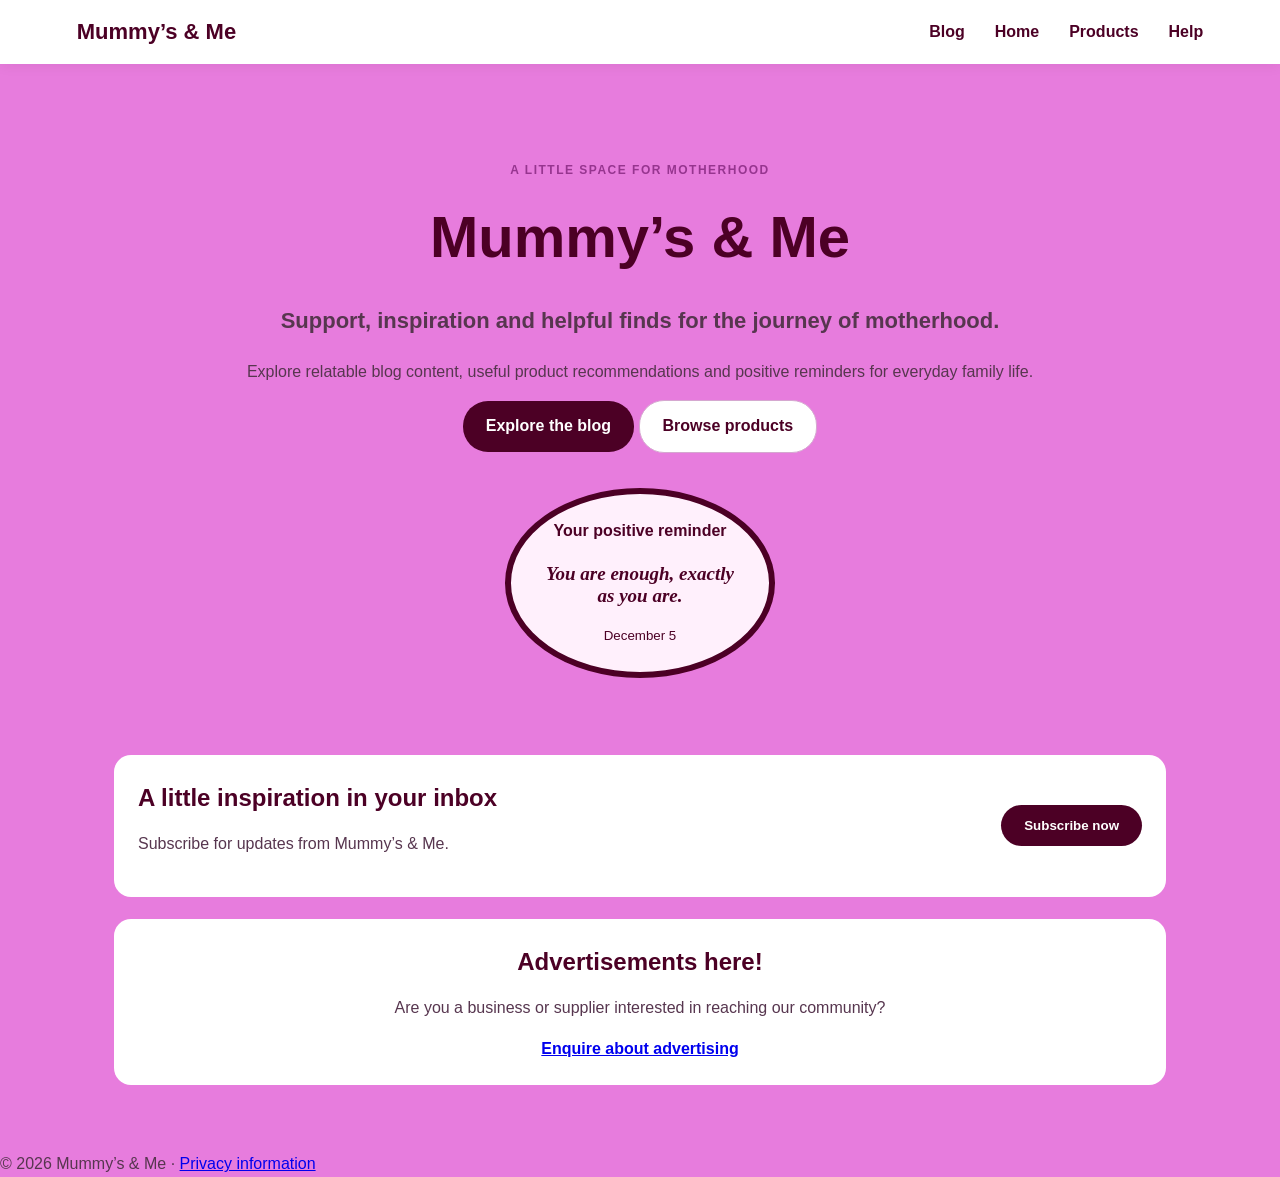
<file: index.html>
<!doctype html>
<html lang="en"><head><meta charset="utf-8"><meta name="viewport" content="width=device-width, initial-scale=1"><title>Mummy’s & Me | Support, Advice & Inspiration for Mums</title><meta name="description" content="A supportive online space for mothers. Discover parenting inspiration, helpful advice, family products and positive daily messages."><meta name="theme-color" content="#e77cdd"><link rel="stylesheet" href="styles.css"><script src="script.js" defer></script></head>
<body><header class="header"><a class="brand" href="index.html">Mummy’s &amp; Me</a><button class="menu" aria-expanded="false" aria-controls="nav">☰</button><nav id="nav"><a href="blog.html">Blog</a><a href="index.html">Home</a><a href="products.html">Products</a><a href="help.html">Help</a></nav></header><main><section class="hero"><p class="eyebrow">A little space for motherhood</p><h1>Mummy’s &amp; Me</h1><p class="lead">Support, inspiration and helpful finds for the journey of motherhood.</p><p>Explore relatable blog content, useful product recommendations and positive reminders for everyday family life.</p><p><a class="btn" href="blog.html">Explore the blog</a> <a class="btn light" href="products.html">Browse products</a></p><div class="daily"><b>Your positive reminder</b><p id="dailyMessage">You are doing better than you think.</p><small id="messageDate"></small></div></section><section class="strip"><div><h2>A little inspiration in your inbox</h2><p>Subscribe for updates from Mummy’s &amp; Me.</p></div><button class="btn" data-subscribe>Subscribe now</button></section><section class="advert"><h2>Advertisements here!</h2><p>Are you a business or supplier interested in reaching our community?</p><a href="help.html#advertise">Enquire about advertising</a></section></main><footer>© <span class="year"></span> Mummy’s &amp; Me · <a href="help.html#privacy">Privacy information</a></footer><dialog id="subscribe"><form class="form" action="https://formsubmit.co/2515812@live.stmarys.ac.uk" method="POST"><button type="button" class="close">×</button><h2>Join Mummy’s &amp; Me</h2><input type="hidden" name="_subject" value="New Mummy’s & Me subscriber"><input type="hidden" name="_template" value="table"><label>Name</label><input name="Name"><label>Email address</label><input name="Email" type="email" required><label><input type="checkbox" required> I agree to receive email updates.</label><button class="btn" type="submit">Subscribe</button></form></dialog></body></html>
</file>
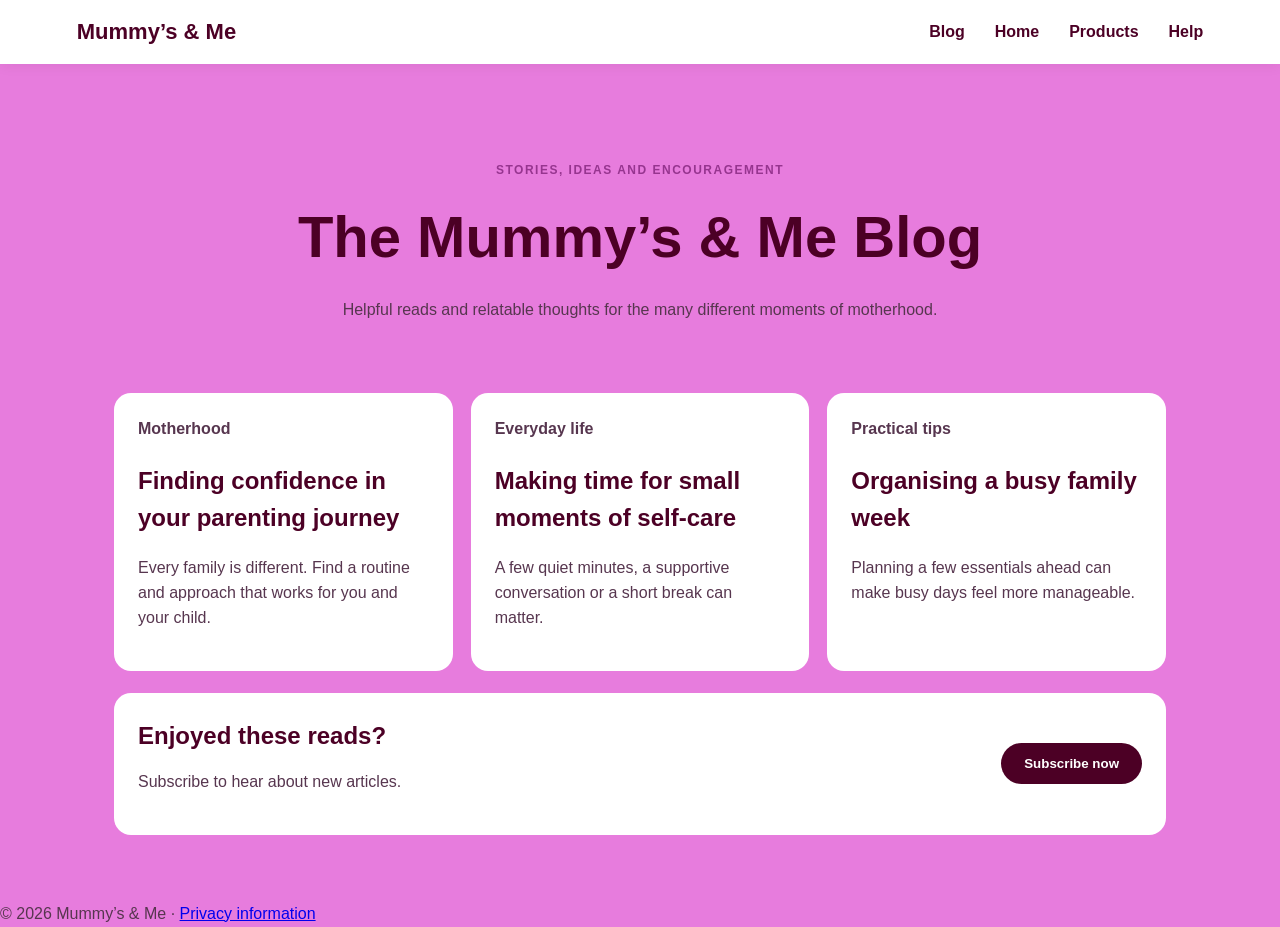
<file: blog.html>
<!doctype html>
<html lang="en"><head><meta charset="utf-8"><meta name="viewport" content="width=device-width, initial-scale=1"><title>Parenting Blog | Tips & Advice for Mums – Mummy’s & Me</title><meta name="description" content="Explore helpful parenting articles, motherhood experiences, family advice and practical tips to support you through your parenting journey."><meta name="theme-color" content="#e77cdd"><link rel="stylesheet" href="styles.css"><script src="script.js" defer></script></head>
<body><header class="header"><a class="brand" href="index.html">Mummy’s &amp; Me</a><button class="menu" aria-expanded="false" aria-controls="nav">☰</button><nav id="nav"><a href="blog.html">Blog</a><a href="index.html">Home</a><a href="products.html">Products</a><a href="help.html">Help</a></nav></header><main><section class="intro"><p class="eyebrow">Stories, ideas and encouragement</p><h1>The Mummy’s &amp; Me Blog</h1><p>Helpful reads and relatable thoughts for the many different moments of motherhood.</p></section><section class="cards"><article><b>Motherhood</b><h2>Finding confidence in your parenting journey</h2><p>Every family is different. Find a routine and approach that works for you and your child.</p></article><article><b>Everyday life</b><h2>Making time for small moments of self-care</h2><p>A few quiet minutes, a supportive conversation or a short break can matter.</p></article><article><b>Practical tips</b><h2>Organising a busy family week</h2><p>Planning a few essentials ahead can make busy days feel more manageable.</p></article></section><section class="strip"><div><h2>Enjoyed these reads?</h2><p>Subscribe to hear about new articles.</p></div><button class="btn" data-subscribe>Subscribe now</button></section></main><footer>© <span class="year"></span> Mummy’s &amp; Me · <a href="help.html#privacy">Privacy information</a></footer><dialog id="subscribe"><form class="form" action="https://formsubmit.co/2515812@live.stmarys.ac.uk" method="POST"><button type="button" class="close">×</button><h2>Join Mummy’s &amp; Me</h2><input type="hidden" name="_subject" value="New Mummy’s & Me subscriber"><input type="hidden" name="_template" value="table"><label>Name</label><input name="Name"><label>Email address</label><input name="Email" type="email" required><label><input type="checkbox" required> I agree to receive email updates.</label><button class="btn" type="submit">Subscribe</button></form></dialog></body></html>
</file>
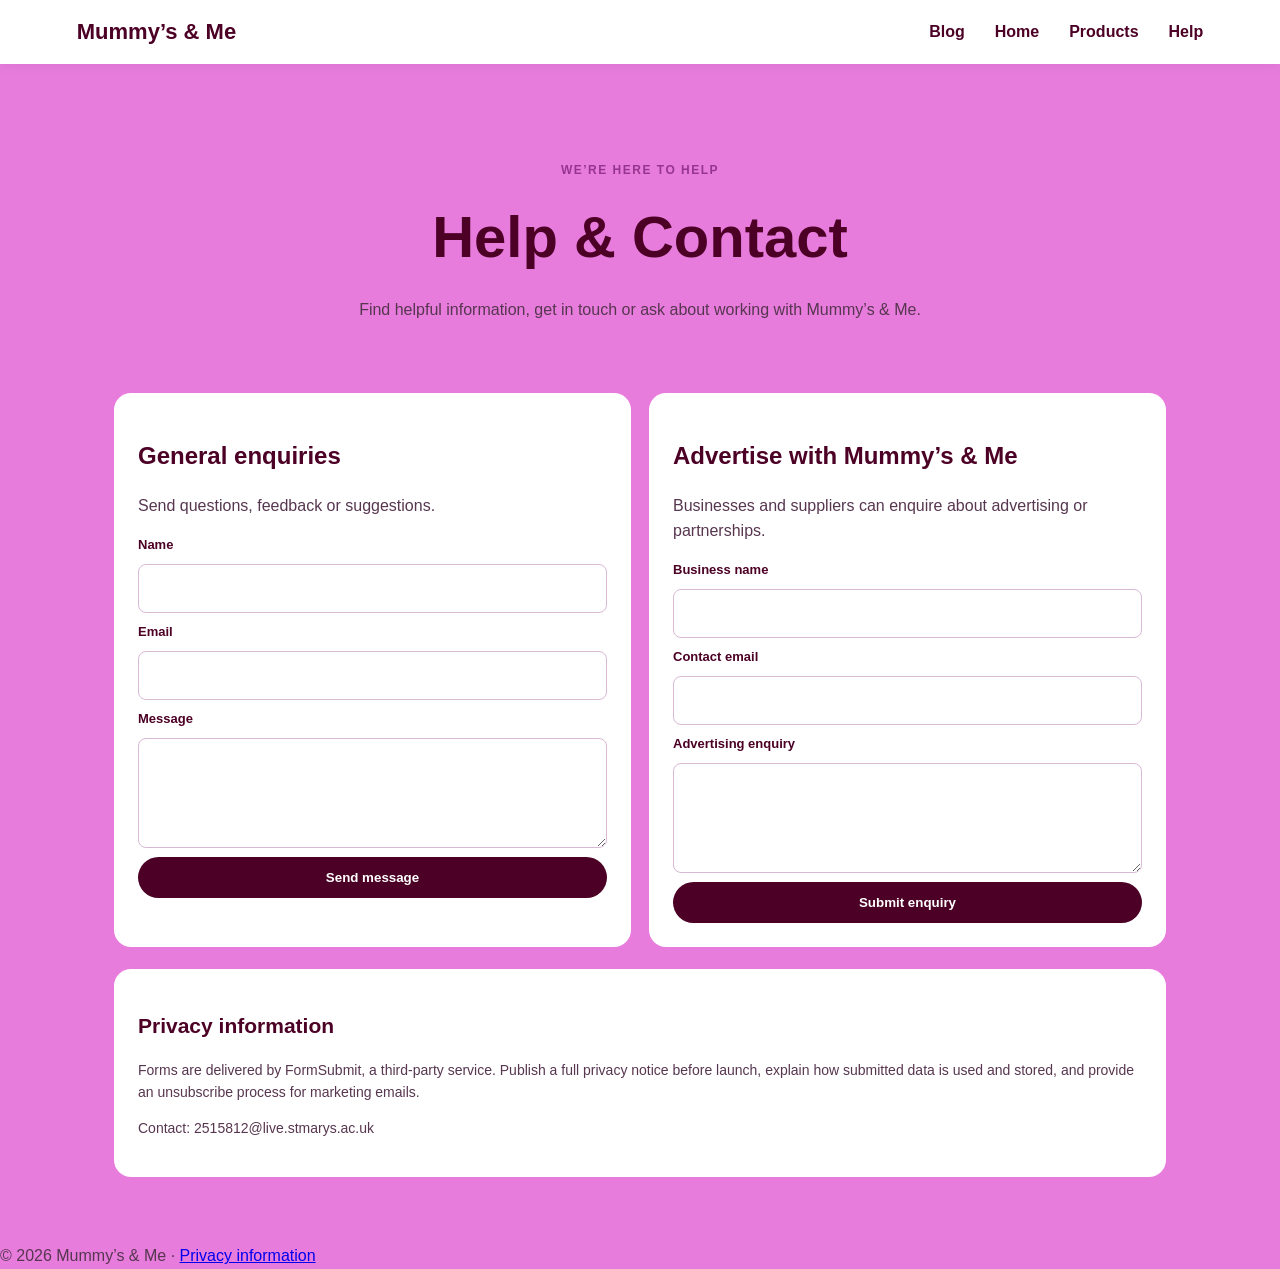
<file: help.html>
<!doctype html>
<html lang="en"><head><meta charset="utf-8"><meta name="viewport" content="width=device-width, initial-scale=1"><title>Help & Support for Mums | Contact Mummy’s & Me</title><meta name="description" content="Find helpful information, contact Mummy’s & Me and discover opportunities for businesses and suppliers to advertise on our website."><meta name="theme-color" content="#e77cdd"><link rel="stylesheet" href="styles.css"><script src="script.js" defer></script></head>
<body><header class="header"><a class="brand" href="index.html">Mummy’s &amp; Me</a><button class="menu" aria-expanded="false" aria-controls="nav">☰</button><nav id="nav"><a href="blog.html">Blog</a><a href="index.html">Home</a><a href="products.html">Products</a><a href="help.html">Help</a></nav></header><main><section class="intro"><p class="eyebrow">We’re here to help</p><h1>Help &amp; Contact</h1><p>Find helpful information, get in touch or ask about working with Mummy’s &amp; Me.</p></section><section class="forms"><article><h2>General enquiries</h2><p>Send questions, feedback or suggestions.</p><form class="form" action="https://formsubmit.co/2515812@live.stmarys.ac.uk" method="POST"><input type="hidden" name="_subject" value="Mummy’s & Me general enquiry"><label>Name</label><input name="Name" required><label>Email</label><input name="Email" type="email" required><label>Message</label><textarea name="Message" required></textarea><button class="btn">Send message</button></form></article><article id="advertise"><h2>Advertise with Mummy’s &amp; Me</h2><p>Businesses and suppliers can enquire about advertising or partnerships.</p><form class="form" action="https://formsubmit.co/2515812@live.stmarys.ac.uk" method="POST"><input type="hidden" name="_subject" value="Mummy’s & Me advertising enquiry"><label>Business name</label><input name="Business name" required><label>Contact email</label><input name="Contact email" type="email" required><label>Advertising enquiry</label><textarea name="Enquiry" required></textarea><button class="btn">Submit enquiry</button></form></article></section><section class="notice" id="privacy"><h2>Privacy information</h2><p>Forms are delivered by FormSubmit, a third-party service. Publish a full privacy notice before launch, explain how submitted data is used and stored, and provide an unsubscribe process for marketing emails.</p><p>Contact: 2515812@live.stmarys.ac.uk</p></section></main><footer>© <span class="year"></span> Mummy’s &amp; Me · <a href="help.html#privacy">Privacy information</a></footer><dialog id="subscribe"><form class="form" action="https://formsubmit.co/2515812@live.stmarys.ac.uk" method="POST"><button type="button" class="close">×</button><h2>Join Mummy’s &amp; Me</h2><input type="hidden" name="_subject" value="New Mummy’s & Me subscriber"><input type="hidden" name="_template" value="table"><label>Name</label><input name="Name"><label>Email address</label><input name="Email" type="email" required><label><input type="checkbox" required> I agree to receive email updates.</label><button class="btn" type="submit">Subscribe</button></form></dialog></body></html>
</file>
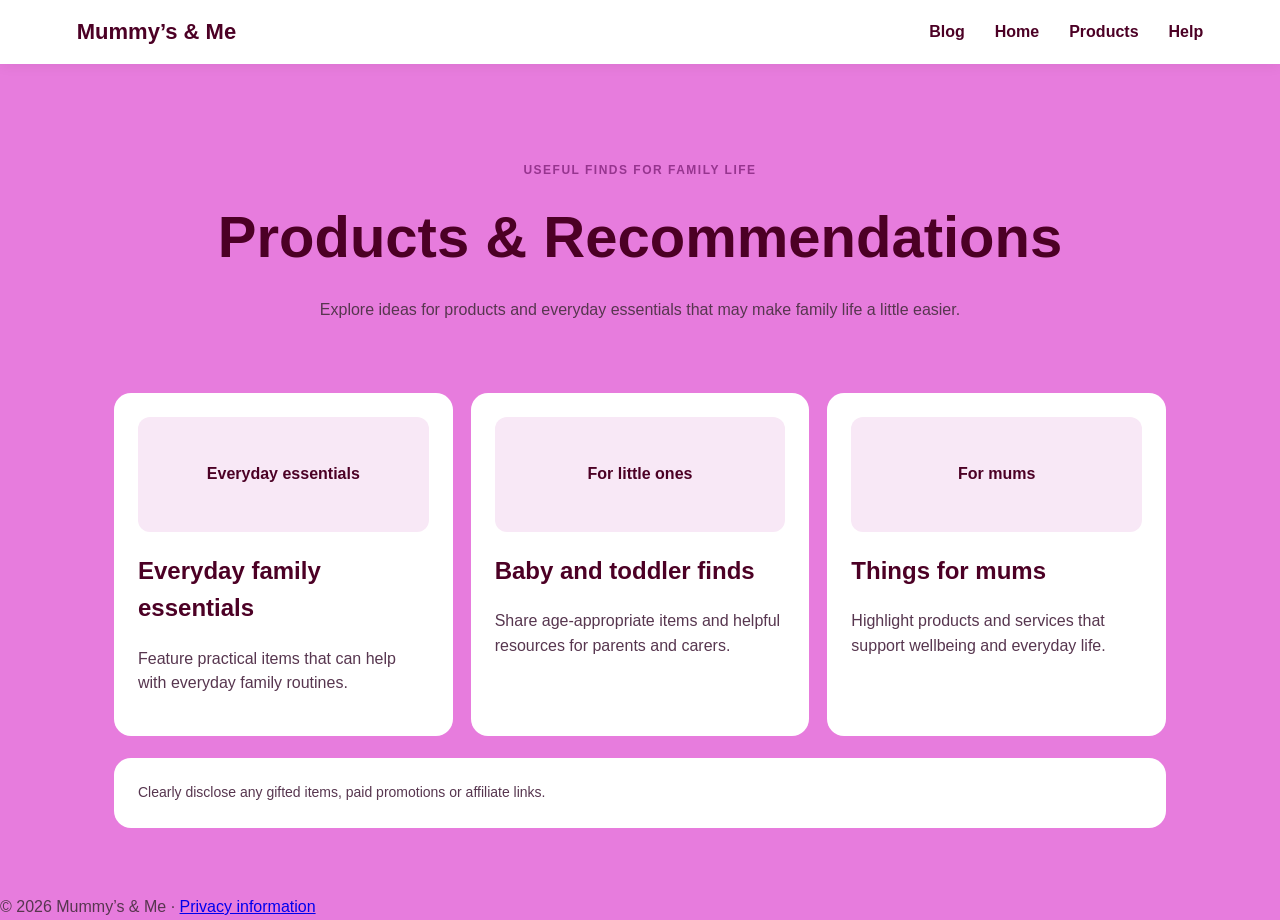
<file: products.html>
<!doctype html>
<html lang="en"><head><meta charset="utf-8"><meta name="viewport" content="width=device-width, initial-scale=1"><title>Products & Recommendations for Mums – Mummy’s & Me</title><meta name="description" content="Discover useful products, family essentials and recommendations selected to support mothers and make everyday family life easier."><meta name="theme-color" content="#e77cdd"><link rel="stylesheet" href="styles.css"><script src="script.js" defer></script></head>
<body><header class="header"><a class="brand" href="index.html">Mummy’s &amp; Me</a><button class="menu" aria-expanded="false" aria-controls="nav">☰</button><nav id="nav"><a href="blog.html">Blog</a><a href="index.html">Home</a><a href="products.html">Products</a><a href="help.html">Help</a></nav></header><main><section class="intro"><p class="eyebrow">Useful finds for family life</p><h1>Products &amp; Recommendations</h1><p>Explore ideas for products and everyday essentials that may make family life a little easier.</p></section><section class="cards"><article><div class="product-art">Everyday essentials</div><h2>Everyday family essentials</h2><p>Feature practical items that can help with everyday family routines.</p></article><article><div class="product-art">For little ones</div><h2>Baby and toddler finds</h2><p>Share age-appropriate items and helpful resources for parents and carers.</p></article><article><div class="product-art">For mums</div><h2>Things for mums</h2><p>Highlight products and services that support wellbeing and everyday life.</p></article></section><p class="notice">Clearly disclose any gifted items, paid promotions or affiliate links.</p></main><footer>© <span class="year"></span> Mummy’s &amp; Me · <a href="help.html#privacy">Privacy information</a></footer><dialog id="subscribe"><form class="form" action="https://formsubmit.co/2515812@live.stmarys.ac.uk" method="POST"><button type="button" class="close">×</button><h2>Join Mummy’s &amp; Me</h2><input type="hidden" name="_subject" value="New Mummy’s & Me subscriber"><input type="hidden" name="_template" value="table"><label>Name</label><input name="Name"><label>Email address</label><input name="Email" type="email" required><label><input type="checkbox" required> I agree to receive email updates.</label><button class="btn" type="submit">Subscribe</button></form></dialog></body></html>
</file>
<file: styles.css>
:root{--pink:#e77cdd;--plum:#4c0025;--purple:#96358f;--text:#57364f}*{box-sizing:border-box}html{scroll-behavior:smooth}body{margin:0;background:var(--pink);color:var(--text);font:16px Arial,sans-serif;line-height:1.55}.header{position:sticky;top:0;z-index:5;background:#fff;padding:15px clamp(18px,6vw,90px);display:flex;align-items:center;justify-content:space-between;box-shadow:0 2px 12px #4c002511}.brand{font-size:22px;font-weight:bold;color:var(--plum);text-decoration:none}.header nav{display:flex;gap:30px}.header nav a{color:var(--plum);font-weight:bold;text-decoration:none}.menu{display:none}main{max-width:1180px;margin:auto;padding:30px clamp(15px,5vw,65px) 45px}.hero,.intro{text-align:center;padding:55px 10px}.eyebrow{color:var(--purple);font-size:12px;letter-spacing:1.5px;text-transform:uppercase;font-weight:bold}.hero h1,.intro h1{font-size:clamp(36px,6vw,58px);color:var(--plum);margin:10px}.lead{font-size:22px;font-weight:bold}.daily{width:270px;min-height:180px;margin:35px auto 0;border:6px solid var(--plum);border-radius:50%;background:#fff0fc;display:flex;flex-direction:column;justify-content:center;padding:25px;color:var(--plum)}.daily p{font:italic bold 19px Georgia}.btn{display:inline-block;border:0;border-radius:25px;padding:13px 23px;background:var(--plum);color:white;font-weight:bold;text-decoration:none;cursor:pointer}.light{background:white;color:var(--plum);border:1px solid #d5a8d0}.strip,.advert,.notice{background:white;border-radius:17px;padding:24px;margin:22px 0}.strip{display:flex;justify-content:space-between;align-items:center;gap:20px}.strip h2,.advert h2{margin:0;color:var(--plum)}.advert{text-align:center}.advert a{font-weight:bold}.cards,.forms{display:grid;grid-template-columns:repeat(3,1fr);gap:18px}.forms{grid-template-columns:repeat(2,1fr)}.cards article,.forms article{background:white;border-radius:17px;padding:24px}.cards h2,.forms h2,.notice h2{color:var(--plum)}.product-art{background:#f8e8f6;min-height:115px;border-radius:12px;display:grid;place-items:center;color:var(--plum);font-weight:bold}.notice{font-size:14px}.form{display:grid;gap:9px}.form label{font-weight:bold;color:var(--plum);font-size:13px}.form input,.form textarea{width:100%;padding:11px;border:1px solid #d9b9d5;border-radius:8px;font:inherit}.form textarea{min-height:110px}.footer{background:#fff;text-align:center;padding:18px;font-size:12px}.footer a{margin-left:12px;color:var(--purple)}dialog{border:0;border-radius:18px;padding:24px;width:min(92vw,400px)}dialog::backdrop{background:#24001f88}.close{justify-self:end;border:0;background:none;font-size:25px;color:var(--plum)}.form small{font-size:11px}@media(max-width:700px){.menu{display:block;background:none;border:0;font-size:25px;color:var(--plum)}.header nav{display:none;position:absolute;top:60px;left:0;right:0;background:white;padding:15px 22px;flex-direction:column;gap:15px}.header nav.open{display:flex}.cards,.forms{grid-template-columns:1fr}.strip{align-items:flex-start;flex-direction:column}main{padding-top:15px}.hero,.intro{padding:35px 8px}}
</file>
